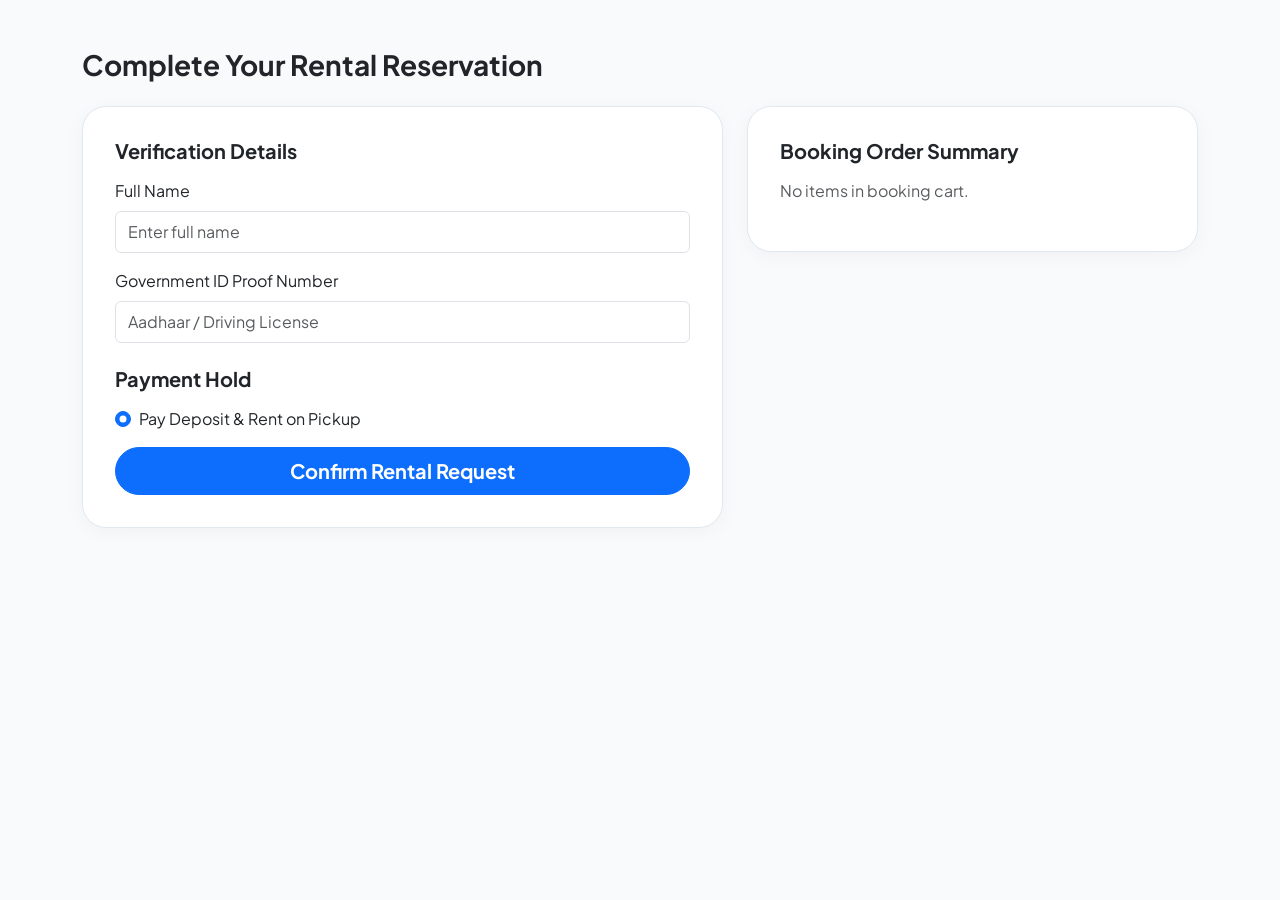
<file: booking.html>
<!DOCTYPE html>
<html lang="en">
<head>
    <meta charset="UTF-8">
    <meta name="viewport" content="width=device-width, initial-scale=1.0">
    <title>RentExchange | Booking Checkout</title>
    <link href="https://cdn.jsdelivr.net/npm/bootstrap@5.3.2/dist/css/bootstrap.min.css" rel="stylesheet">
    <link href="https://fonts.googleapis.com/css2?family=Plus+Jakarta+Sans:wght@400;500;600;700;800&display=swap" rel="stylesheet">
    <style>
        body { font-family: 'Plus Jakarta Sans', sans-serif; background-color: #f8fafc; }
        .checkout-box { background: white; border-radius: 24px; border: 1px solid #e2e8f0; padding: 32px; box-shadow: 0 4px 20px rgba(0,0,0,0.04); }
    </style>
</head>
<body>

    <div class="container my-5">
        <h3 class="fw-bold mb-4">Complete Your Rental Reservation</h3>
        <div class="row g-4">
            <div class="col-md-7">
                <div class="checkout-box">
                    <h5 class="fw-bold mb-3">Verification Details</h5>
                    <form onsubmit="confirmOrder(event)">
                        <div class="mb-3">
                            <label class="form-label font-semibold">Full Name</label>
                            <input type="text" class="form-control py-2" required placeholder="Enter full name">
                        </div>
                        <div class="mb-3">
                            <label class="form-label font-semibold">Government ID Proof Number</label>
                            <input type="text" class="form-control py-2" required placeholder="Aadhaar / Driving License">
                        </div>
                        <h5 class="fw-bold mt-4 mb-3">Payment Hold</h5>
                        <div class="form-check mb-3">
                            <input class="form-check-input" type="radio" checked>
                            <label class="form-check-label">Pay Deposit & Rent on Pickup</label>
                        </div>
                        <button type="submit" class="btn btn-primary btn-lg w-100 fw-bold rounded-pill">Confirm Rental Request</button>
                    </form>
                </div>
            </div>

            <div class="col-md-5">
                <div class="checkout-box">
                    <h5 class="fw-bold mb-3">Booking Order Summary</h5>
                    <div id="cart-summary-list"></div>
                </div>
            </div>
        </div>
    </div>

    <script>
        function loadSummary() {
            const cart = JSON.parse(localStorage.getItem('rental_cart')) || [];
            const list = document.getElementById('cart-summary-list');
            if (cart.length === 0) {
                list.innerHTML = `<p class="text-muted">No items in booking cart.</p>`;
                return;
            }
            let totalSum = 0;
            list.innerHTML = cart.map(i => {
                totalSum += i.grandTotal;
                return `
                    <div class="border-bottom pb-2 mb-2">
                        <h6 class="fw-bold mb-1">${i.title}</h6>
                        <small class="text-muted">Start: ${i.startDate} | Days: ${i.days}</small>
                        <div class="d-flex justify-content-between mt-1 fw-bold">
                            <span>Total Amount:</span>
                            <span class="text-primary">₹${i.grandTotal}</span>
                        </div>
                    </div>
                `;
            }).join('') + `
                <div class="d-flex justify-content-between fs-5 fw-bold mt-3 text-success">
                    <span>Grand Total:</span>
                    <span>₹${totalSum}</span>
                </div>
            `;
        }

        loadSummary();

        function confirmOrder(e) {
            e.preventDefault();
            alert("Booking Request Confirmed Successfully!");
            localStorage.removeItem('rental_cart');
            window.location.href = 'dashboard.html';
        }
    </script>
</body>
</html>
</file>
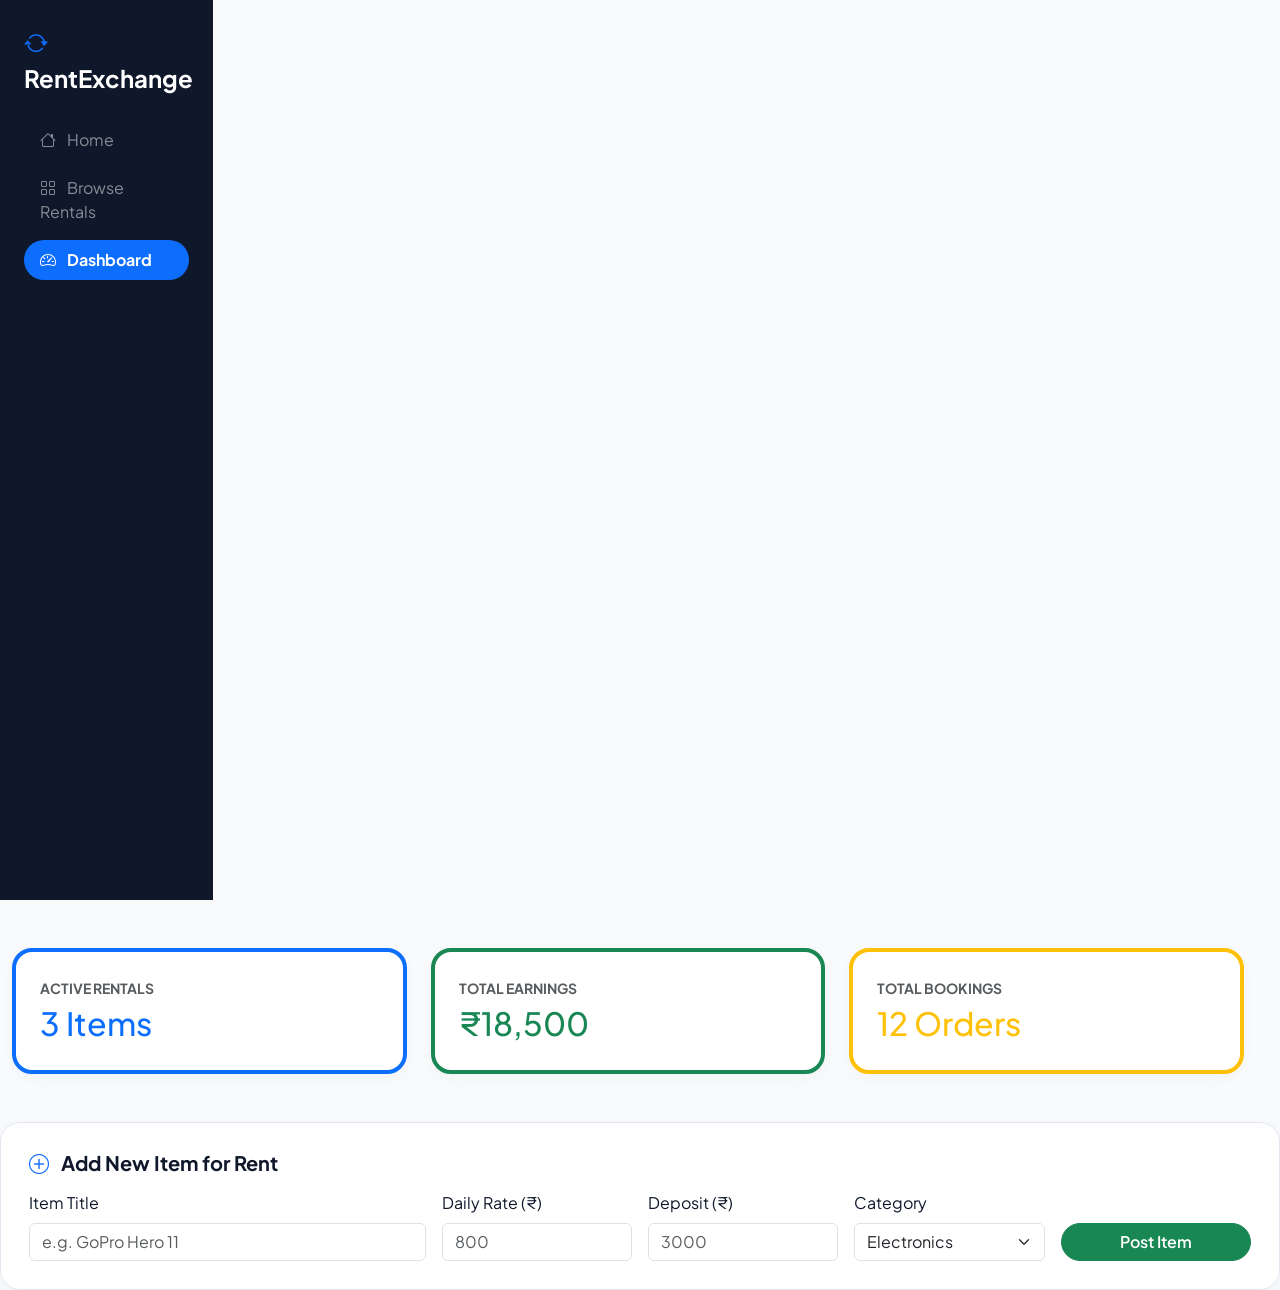
<file: dashboard.html>
<!DOCTYPE html>
<html lang="en">
<head>
    <meta charset="UTF-8">
    <meta name="viewport" content="width=device-width, initial-scale=1.0">
    <title>RentExchange | Dashboard</title>
   
    <link href="https://cdn.jsdelivr.net/npm/bootstrap@5.3.2/dist/css/bootstrap.min.css" rel="stylesheet">
    <!-- Bootstrap Icons CDN -->
    <link rel="stylesheet" href="https://cdn.jsdelivr.net/npm/bootstrap-icons@1.11.1/font/bootstrap-icons.css">
    <link href="https://fonts.googleapis.com/css2?family=Plus+Jakarta+Sans:wght@400;500;600;700;800&display=swap" rel="stylesheet">
    
    <style>
        body { font-family: 'Plus Jakarta Sans', sans-serif; background-color: #f8fafc; color: #0f172a; }
        .sidebar { background: #0f172a; min-height: 100vh; color: white; padding: 24px; }
        .stat-card { background: white; border-radius: 20px; border: 1px solid #e2e8f0; padding: 24px; box-shadow: 0 4px 15px rgba(0,0,0,0.03); }
        .form-box { background: white; border-radius: 20px; border: 1px solid #e2e8f0; padding: 28px; box-shadow: 0 4px 15px rgba(0,0,0,0.03); }
    </style>
</head>
<body>

    <div class="container-fluid">
        <div class="row">
            
            <div class="col-md-2 sidebar d-none d-md-block">
                <a href="index.html" class="text-white text-decoration-none fs-4 fw-bold d-block mb-4">
                    <i class="bi bi-arrow-repeat text-primary"></i> RentExchange
                </a>
                <ul class="nav flex-column gap-2">
                    <li class="nav-item"><a href="index.html" class="nav-link text-white-50"><i class="bi bi-house me-2"></i> Home</a></li>
                    <li class="nav-item"><a href="listings.html" class="nav-link text-white-50"><i class="bi bi-grid me-2"></i> Browse Rentals</a></li>
                    <li class="nav-item"><a href="dashboard.html" class="nav-link text-white active fw-bold bg-primary rounded-pill px-3"><i class="bi bi-speedometer2 me-2"></i> Dashboard</a></li>
                </ul>
            </div>

        
                <div class="row g-4 mb-5">
                    <div class="col-md-4">
                        <div class="stat-card border-start border-primary border-4">
                            <span class="text-muted small fw-bold">ACTIVE RENTALS</span>
                            <h2 class="fw-extrabold text-primary my-1" id="stat-active">3 Items</h2>
                        </div>
                    </div>
                    <div class="col-md-4">
                        <div class="stat-card border-start border-success border-4">
                            <span class="text-muted small fw-bold">TOTAL EARNINGS</span>
                            <h2 class="fw-extrabold text-success my-1">₹18,500</h2>
                        </div>
                    </div>
                    <div class="col-md-4">
                        <div class="stat-card border-start border-warning border-4">
                            <span class="text-muted small fw-bold">TOTAL BOOKINGS</span>
                            <h2 class="fw-extrabold text-warning my-1">12 Orders</h2>
                        </div>
                    </div>
                </div>

               
                <div class="form-box">
                    <h5 class="fw-bold mb-3"><i class="bi bi-plus-circle text-primary me-2"></i> Add New Item for Rent</h5>
                    <form onsubmit="addNewRentalItem(event)">
                        <div class="row g-3">
                            <div class="col-md-4">
                                <label class="form-label font-semibold">Item Title</label>
                                <input type="text" id="addItemTitle" class="form-control" placeholder="e.g. GoPro Hero 11" required>
                            </div>
                            <div class="col-md-2">
                                <label class="form-label font-semibold">Daily Rate (₹)</label>
                                <input type="number" id="addItemRate" class="form-control" placeholder="800" required>
                            </div>
                            <div class="col-md-2">
                                <label class="form-label font-semibold">Deposit (₹)</label>
                                <input type="number" id="addItemDeposit" class="form-control" placeholder="3000" required>
                            </div>
                            <div class="col-md-2">
                                <label class="form-label font-semibold">Category</label>
                                <select id="addItemCat" class="form-select">
                                    <option>Electronics</option>
                                    <option>Tools</option>
                                </select>
                            </div>
                            <div class="col-md-2 d-flex align-items-end">
                                <button type="submit" class="btn btn-success w-100 fw-semibold rounded-pill">Post Item</button>
                            </div>
                        </div>
                    </form>
                </div>
            </main>
        </div>
    </div>

    <script>
        function addNewRentalItem(e) {
            e.preventDefault();
            const title = document.getElementById('addItemTitle').value;
            const rate = parseInt(document.getElementById('addItemRate').value);
            const deposit = parseInt(document.getElementById('addItemDeposit').value);
            const category = document.getElementById('addItemCat').value;

            let items = JSON.parse(localStorage.getItem('rental_items')) || [];
            items.push({
                id: Date.now(),
                title,
                category,
                rate,
                deposit,
                rating: 5.0,
                img: "https://images.unsplash.com/photo-1526170375885-4d8ecf77b99f?w=500"
            });

            localStorage.setItem('rental_items', JSON.stringify(items));
            alert("New Item Posted Successfully!");
            window.location.href = 'listings.html';
        }
    </script>
</body>
</html>
</file>
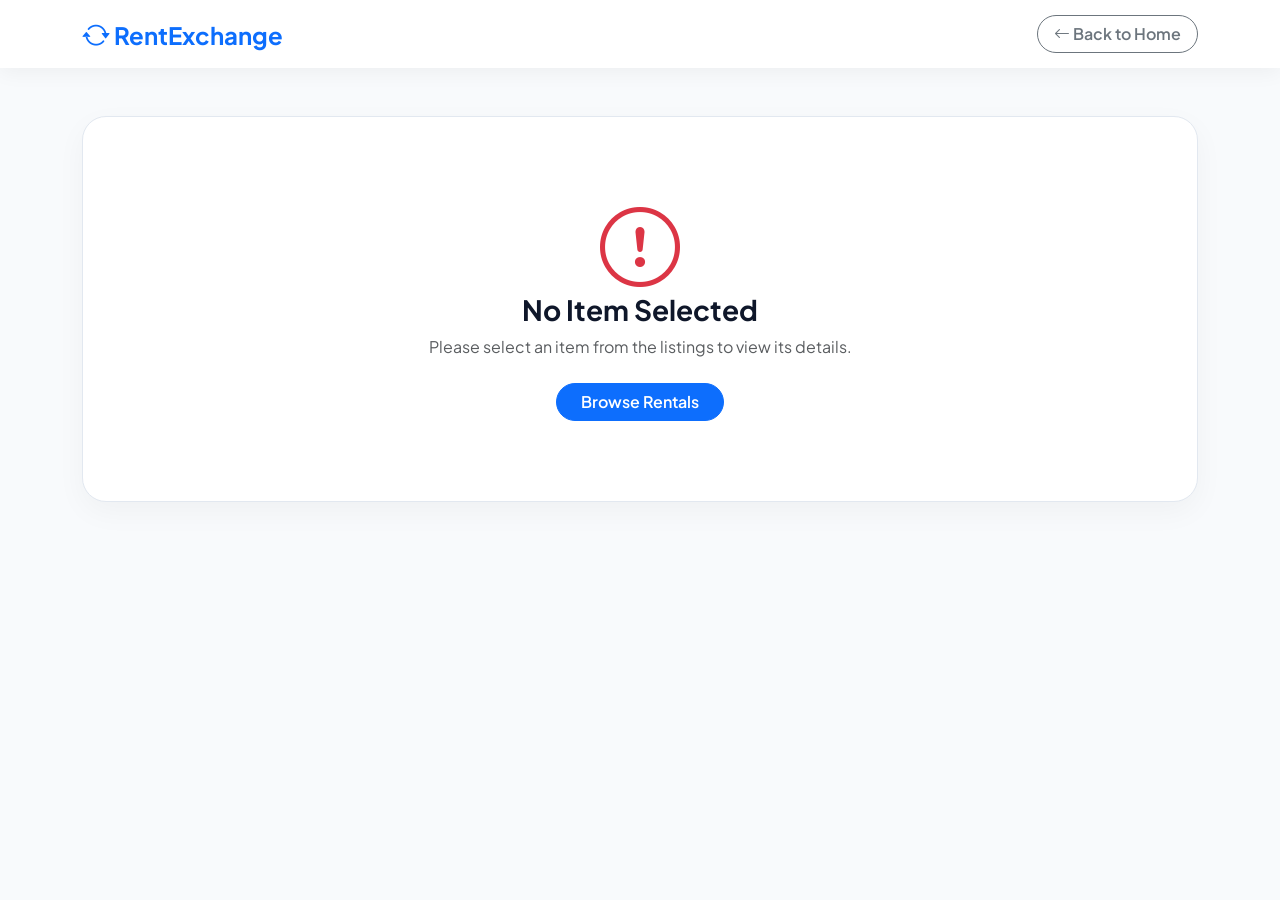
<file: listings-details.html>
<!DOCTYPE html>
<html lang="en">
<head>
    <meta charset="UTF-8">
    <meta name="viewport" content="width=device-width, initial-scale=1.0">
    <title>Listings-Details | RentExchange</title>
    <!-- Bootstrap 5 CSS -->
    <link href="https://cdn.jsdelivr.net/npm/bootstrap@5.3.2/dist/css/bootstrap.min.css" rel="stylesheet">
    <!-- Bootstrap Icons -->
    <link rel="stylesheet" href="https://cdn.jsdelivr.net/npm/bootstrap-icons@1.11.1/font/bootstrap-icons.css">
    <!-- Google Fonts -->
    <link href="https://fonts.googleapis.com/css2?family=Plus+Jakarta+Sans:wght@400;500;600;700;800&display=swap" rel="stylesheet">
    
    <style>
        body {
            font-family: 'Plus Jakarta Sans', sans-serif;
            background-color: #f8fafc;
            color: #0f172a;
        }
        .navbar {
            background: #ffffff;
            box-shadow: 0 4px 20px rgba(0, 0, 0, 0.05);
        }
        .details-card {
            border: 1px solid #e2e8f0;
            border-radius: 24px;
            background: #ffffff;
            padding: 32px;
            box-shadow: 0 10px 30px rgba(0, 0, 0, 0.04);
        }
        .product-img {
            width: 100%;
            height: 400px;
            object-fit: cover;
            border-radius: 16px;
        }
        .price-badge {
            font-size: 1.75rem;
            font-weight: 800;
            color: #2563eb;
        }
    </style>
</head>
<body>

    
    <nav class="navbar navbar-expand-lg sticky-top">
        <div class="container">
            <a class="navbar-brand fw-bold fs-4 text-primary" href="index.html">
                <i class="bi bi-arrow-repeat fs-3"></i> RentExchange
            </a>
            <div class="ms-auto d-flex gap-2">
                <a href="index.html" class="btn btn-outline-secondary fw-semibold rounded-pill px-3">
                    <i class="bi bi-arrow-left"></i> Back to Home
                </a>
            </div>
        </div>
    </nav>

    
    <div class="container my-5">
        <div class="details-card" id="details-container">
            
        </div>
    </div>

    <script>
        document.addEventListener('DOMContentLoaded', () => {
            const selectedItem = JSON.parse(localStorage.getItem('selected_rental_item'));
            const container = document.getElementById('details-container');

            if (!selectedItem) {
                container.innerHTML = `
                    <div class="text-center py-5">
                        <i class="bi bi-exclamation-circle text-danger display-1 mb-3"></i>
                        <h3 class="fw-bold">No Item Selected</h3>
                        <p class="text-muted mb-4">Please select an item from the listings to view its details.</p>
                        <a href="index.html" class="btn btn-primary fw-semibold px-4 rounded-pill">Browse Rentals</a>
                    </div>
                `;
                return;
            }

            container.innerHTML = `
                <div class="row g-5">
                    <div class="col-md-6">
                        <img src="${selectedItem.img}" alt="${selectedItem.title}" class="product-img shadow-sm">
                    </div>
                    <div class="col-md-6 d-flex flex-column justify-content-between">
                        <div>
                            <div class="d-flex justify-content-between align-items-center mb-2">
                                <span class="badge bg-light text-primary border px-3 py-2 rounded-pill fs-6">${selectedItem.category}</span>
                                <span class="badge bg-warning text-dark px-3 py-2 fs-6"><i class="bi bi-star-fill"></i> ${selectedItem.rating || '4.8'}</span>
                            </div>
                            <h2 class="fw-bold mb-3">${selectedItem.title}</h2>
                            <div class="mb-4">
                                <span class="price-badge">₹${selectedItem.rate}</span>
                                <span class="text-muted fs-6">/ day</span>
                            </div>
                            <div class="p-3 bg-light rounded-3 mb-4">
                                <p class="mb-1 text-secondary">Security Deposit: <strong class="text-dark">₹${selectedItem.deposit || '2000'}</strong></p>
                                <p class="mb-0 text-secondary">Availability: <span class="badge bg-success">In Stock</span></p>
                            </div>
                            <h5 class="fw-bold mb-2">Product Description</h5>
                            <p class="text-muted mb-4">
                                Premium quality rental gear available for immediate use. Carefully inspected, fully functional, and ready for pickup or delivery.
                            </p>
                        </div>

                        <div class="d-flex gap-3 mt-4">
                            <button onclick="addToCartAndBook()" class="btn btn-primary btn-lg w-100 fw-bold rounded-pill shadow">
                                <i class="bi bi-bag-check-fill me-2"></i> Proceed to Booking
                            </button>
                        </div>
                    </div>
                </div>
            `;
        });

        function addToCartAndBook() {
            const selectedItem = JSON.parse(localStorage.getItem('selected_rental_item'));
            if (!selectedItem) return;

            let cart = JSON.parse(localStorage.getItem('rental_cart')) || [];
            
          
            const exists = cart.some(item => item.id === selectedItem.id);
            if (!exists) {
                cart.push(selectedItem);
                localStorage.setItem('rental_cart', JSON.stringify(cart));
            }

           
            window.location.href = 'booking.html';
        }
    </script>
</body>
</html>
</file>
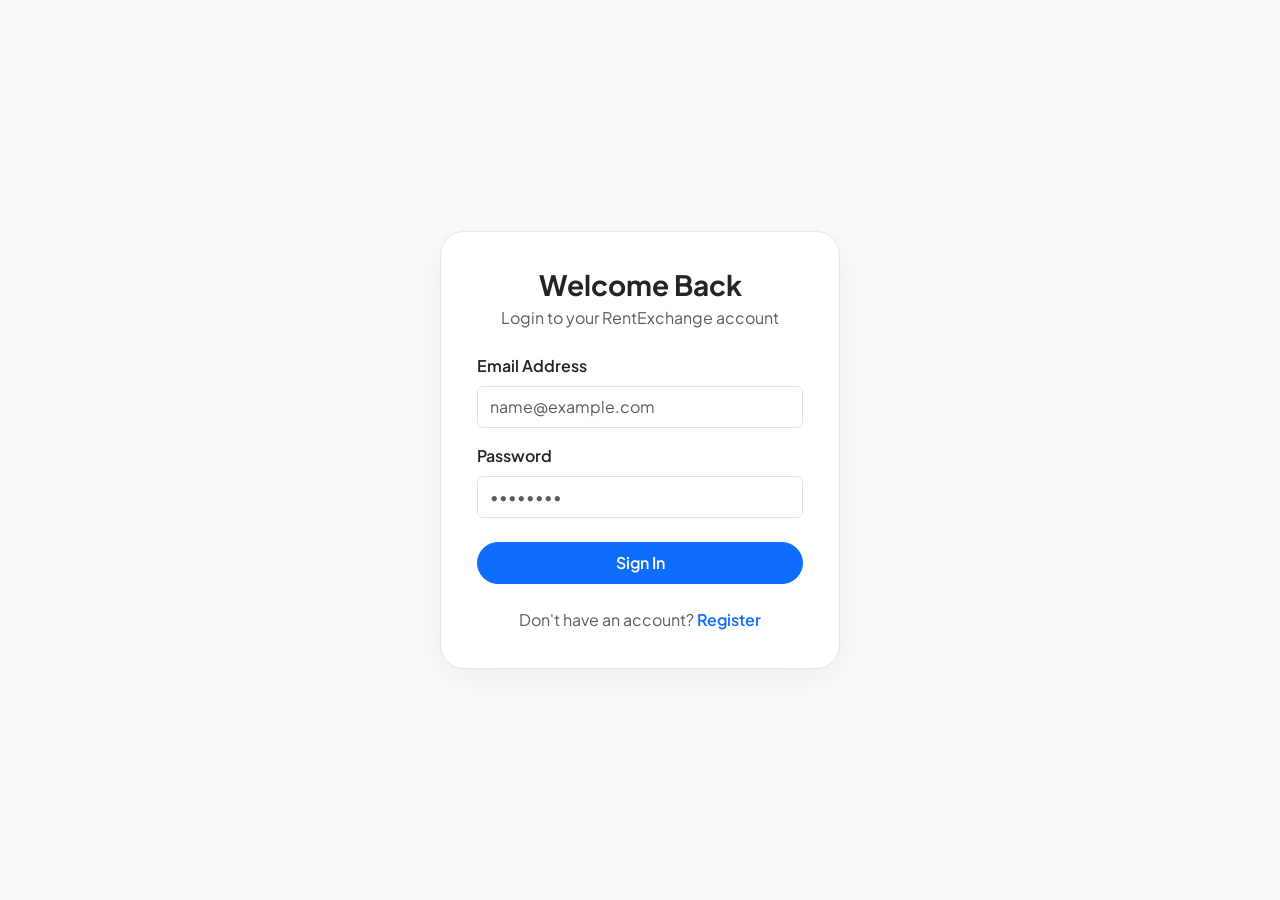
<file: login.html>
<!DOCTYPE html>
<html lang="en">
<head>
    <meta charset="UTF-8">
    <meta name="viewport" content="width=device-width, initial-scale=1.0">
    <title>RentExchange | Login</title>
    <link href="https://cdn.jsdelivr.net/npm/bootstrap@5.3.2/dist/css/bootstrap.min.css" rel="stylesheet">
    <link href="https://fonts.googleapis.com/css2?family=Plus+Jakarta+Sans:wght@400;600;700&display=swap" rel="stylesheet">
    <style>
        body { font-family: 'Plus Jakarta Sans', sans-serif; background-color: #f8fafc; }
        .login-card { background: white; border-radius: 24px; border: 1px solid #e2e8f0; padding: 36px; box-shadow: 0 10px 30px rgba(0,0,0,0.05); width: 100%; max-width: 400px; }
    </style>
</head>
<body class="d-flex align-items-center min-vh-100 justify-content-center">

    <div class="login-card">
        <h3 class="fw-bold text-center mb-1">Welcome Back</h3>
        <p class="text-muted text-center mb-4">Login to your RentExchange account</p>
        
        <form onsubmit="handleLogin(event)">
            <div class="mb-3">
                <label class="form-label fw-semibold">Email Address</label>
                <input type="email" id="loginEmail" class="form-control py-2" required placeholder="name@example.com">
            </div>
            <div class="mb-3">
                <label class="form-label fw-semibold">Password</label>
                <input type="password" class="form-control py-2" required placeholder="••••••••">
            </div>
            <button type="submit" class="btn btn-primary w-100 py-2 fw-semibold rounded-pill mt-2">Sign In</button>
        </form>

        <p class="text-center text-muted mt-4 mb-0">Don't have an account? <a href="register.html" class="text-primary text-decoration-none fw-semibold">Register</a></p>
    </div>

    <script>
        function handleLogin(e) {
            e.preventDefault();
            const email = document.getElementById('loginEmail').value;
            const name = email.split('@')[0];
            localStorage.setItem('rental_active_user', JSON.stringify({ name, email }));
            alert("Login Successful!");
            window.location.href = 'index.html';
        }
    </script>
</body>
</html>
</file>
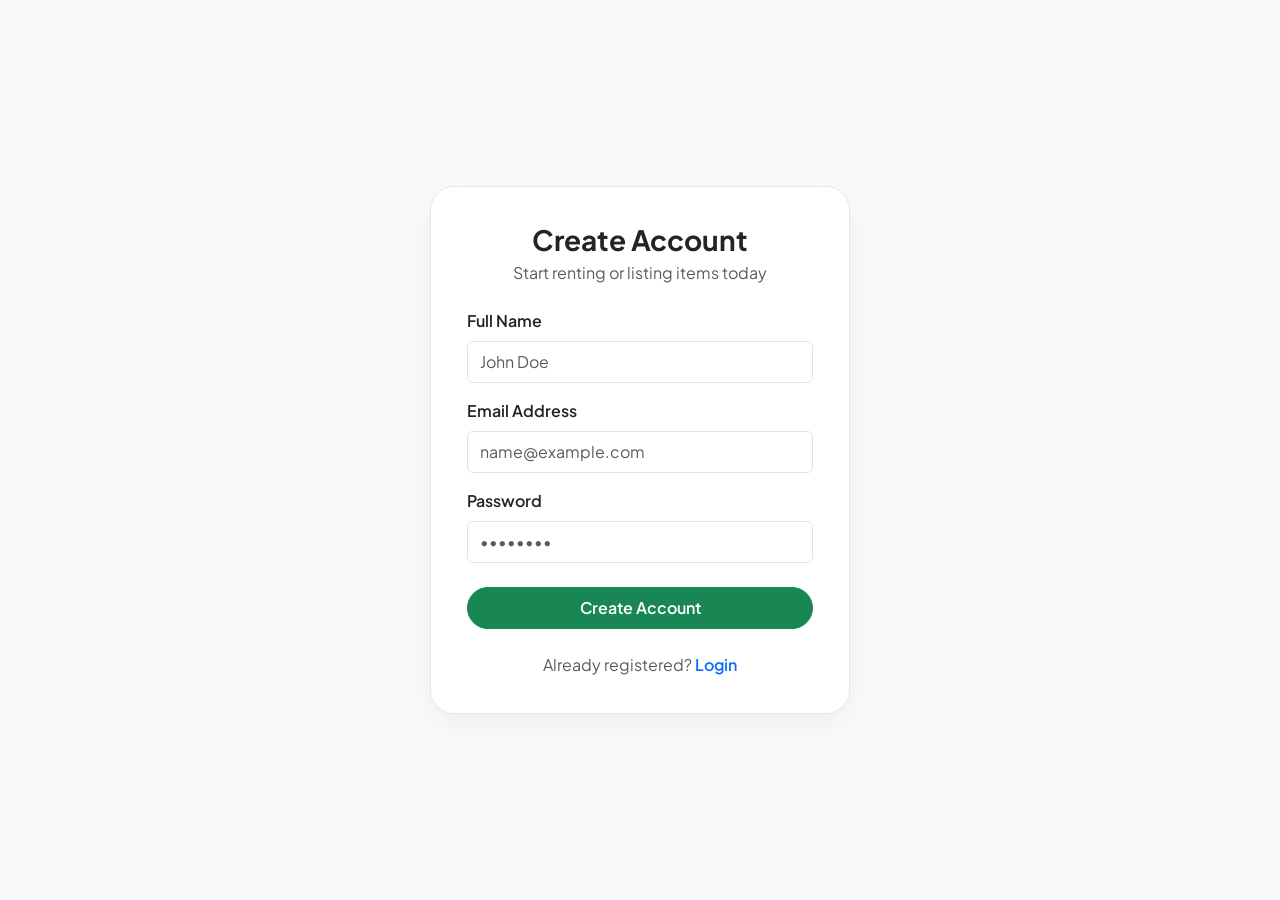
<file: register.html>
<!DOCTYPE html>
<html lang="en">
<head>
    <meta charset="UTF-8">
    <meta name="viewport" content="width=device-width, initial-scale=1.0">
    <title>RentExchange | Register</title>
    <link href="https://cdn.jsdelivr.net/npm/bootstrap@5.3.2/dist/css/bootstrap.min.css" rel="stylesheet">
    <link href="https://fonts.googleapis.com/css2?family=Plus+Jakarta+Sans:wght@400;600;700&display=swap" rel="stylesheet">
    <style>
        body { font-family: 'Plus Jakarta Sans', sans-serif; background-color: #f8fafc; }
        .reg-card { background: white; border-radius: 24px; border: 1px solid #e2e8f0; padding: 36px; box-shadow: 0 10px 30px rgba(0,0,0,0.05); width: 100%; max-width: 420px; }
    </style>
</head>
<body class="d-flex align-items-center min-vh-100 justify-content-center">

    <div class="reg-card">
        <h3 class="fw-bold text-center mb-1">Create Account</h3>
        <p class="text-muted text-center mb-4">Start renting or listing items today</p>
        
        <form onsubmit="handleRegister(event)">
            <div class="mb-3">
                <label class="form-label fw-semibold">Full Name</label>
                <input type="text" id="regName" class="form-control py-2" required placeholder="John Doe">
            </div>
            <div class="mb-3">
                <label class="form-label fw-semibold">Email Address</label>
                <input type="email" id="regEmail" class="form-control py-2" required placeholder="name@example.com">
            </div>
            <div class="mb-3">
                <label class="form-label fw-semibold">Password</label>
                <input type="password" class="form-control py-2" required placeholder="••••••••">
            </div>
            <button type="submit" class="btn btn-success w-100 py-2 fw-semibold rounded-pill mt-2">Create Account</button>
        </form>

        <p class="text-center text-muted mt-4 mb-0">Already registered? <a href="login.html" class="text-primary text-decoration-none fw-semibold">Login</a></p>
    </div>

    <script>
        function handleRegister(e) {
            e.preventDefault();
            const name = document.getElementById('regName').value;
            const email = document.getElementById('regEmail').value;
            localStorage.setItem('rental_active_user', JSON.stringify({ name, email }));
            alert("Account Created Successfully!");
            window.location.href = 'index.html';
        }
    </script>
</body>
</html>
</file>
